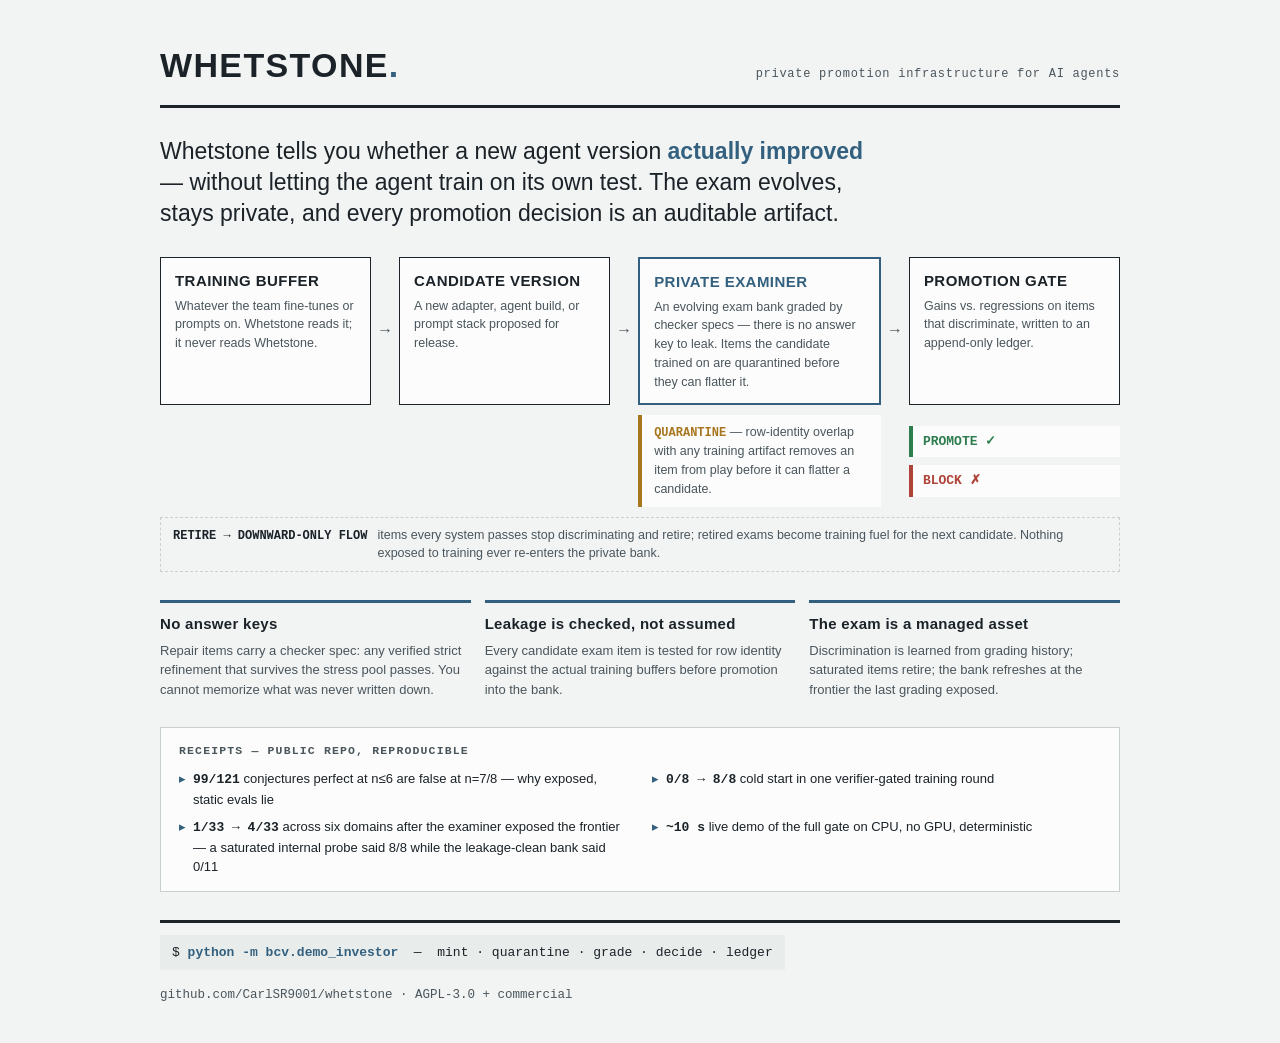
<file: docs/onepager.html>
<!doctype html>
<html lang="en">
<head>
<meta charset="utf-8">
<meta name="viewport" content="width=device-width, initial-scale=1">
<title>Whetstone — the private promotion gate for AI agents</title>
<style>
  :root {
    --paper: #F2F4F3;
    --ink: #1B2228;
    --ink-soft: #4A555C;
    --line: #C9D1CE;
    --accent: #33607F;
    --accent-ink: #FFFFFF;
    --pass: #2E7D4F;
    --block: #AF4339;
    --quarantine: #A8761F;
    --card: #FBFCFB;
    --mono-bg: #E8ECEA;
    --display: "Bahnschrift", "Archivo Narrow", "Arial Narrow", "Segoe UI", sans-serif;
    --body: "Segoe UI", "Helvetica Neue", Arial, sans-serif;
    --mono: "Cascadia Mono", Consolas, "SF Mono", Menlo, monospace;
  }
  @media (prefers-color-scheme: dark) {
    :root {
      --paper: #171C1F; --ink: #E4E9E7; --ink-soft: #9AA6A3; --line: #313B3F;
      --accent: #6FA3C4; --accent-ink: #10161A; --pass: #5CB984; --block: #DB7C6E;
      --quarantine: #D2A452; --card: #1E2529; --mono-bg: #10161A;
    }
  }
  :root[data-theme="dark"] {
    --paper: #171C1F; --ink: #E4E9E7; --ink-soft: #9AA6A3; --line: #313B3F;
    --accent: #6FA3C4; --accent-ink: #10161A; --pass: #5CB984; --block: #DB7C6E;
    --quarantine: #D2A452; --card: #1E2529; --mono-bg: #10161A;
  }
  :root[data-theme="light"] {
    --paper: #F2F4F3; --ink: #1B2228; --ink-soft: #4A555C; --line: #C9D1CE;
    --accent: #33607F; --accent-ink: #FFFFFF; --pass: #2E7D4F; --block: #AF4339;
    --quarantine: #A8761F; --card: #FBFCFB; --mono-bg: #E8ECEA;
  }
  * { box-sizing: border-box; margin: 0; }
  body {
    background: var(--paper); color: var(--ink);
    font-family: var(--body); font-size: 15px; line-height: 1.5;
    padding: 40px 24px;
  }
  .sheet { max-width: 960px; margin: 0 auto; display: flex; flex-direction: column; gap: 28px; }

  header { display: flex; align-items: baseline; justify-content: space-between; gap: 16px; flex-wrap: wrap;
           border-bottom: 3px solid var(--ink); padding-bottom: 14px; }
  .wordmark { font-family: var(--display); font-size: 34px; font-weight: 700; letter-spacing: 0.04em; }
  .wordmark span { color: var(--accent); }
  .kicker { font-family: var(--mono); font-size: 12px; color: var(--ink-soft); letter-spacing: 0.06em; }

  .thesis { font-family: var(--display); font-size: 23px; line-height: 1.35; font-weight: 400;
            max-width: 40em; text-wrap: balance; }
  .thesis strong { font-weight: 700; color: var(--accent); }

  .diagram { display: grid; grid-template-columns: 1fr 28px 1fr 28px 1.15fr 28px 1fr; gap: 10px 0;
             align-items: stretch; }
  .node { background: var(--card); border: 1.5px solid var(--ink); padding: 12px 14px; }
  .node h3 { font-family: var(--display); font-size: 15px; letter-spacing: 0.03em; text-transform: uppercase; }
  .node p { font-size: 12.5px; color: var(--ink-soft); margin-top: 4px; }
  .node.examiner { border-width: 2.5px; border-color: var(--accent); }
  .node.examiner h3 { color: var(--accent); }
  .arrow { display: flex; align-items: center; justify-content: center;
           font-family: var(--mono); font-size: 16px; color: var(--ink-soft); }
  .drop { grid-column: 1 / -1; display: grid; grid-template-columns: subgrid; }
  .verdicts { display: flex; flex-direction: column; gap: 8px; justify-content: center; }
  .verdict { font-family: var(--mono); font-size: 13px; font-weight: 700; padding: 6px 10px;
             border-left: 4px solid; background: var(--card); }
  .verdict.pass { border-color: var(--pass); color: var(--pass); }
  .verdict.block { border-color: var(--block); color: var(--block); }
  .branch { font-size: 12.5px; padding: 8px 12px; border-left: 4px solid var(--quarantine);
            background: var(--card); color: var(--ink-soft); }
  .branch b { color: var(--quarantine); font-family: var(--mono); font-size: 12px; }
  .under-examiner { grid-column: 5 / 6; }
  .under-gate { grid-column: 7 / 8; }
  .loop { grid-column: 1 / -1; font-size: 12.5px; color: var(--ink-soft); border: 1.5px dashed var(--line);
          padding: 8px 12px; display: flex; gap: 10px; align-items: baseline; }
  .loop b { font-family: var(--mono); font-size: 12px; color: var(--ink); white-space: nowrap; }

  .mechanisms { display: grid; grid-template-columns: repeat(3, 1fr); gap: 14px; }
  .mech { border-top: 3px solid var(--accent); padding-top: 10px; }
  .mech h4 { font-family: var(--display); font-size: 15px; letter-spacing: 0.02em; }
  .mech p { font-size: 13px; color: var(--ink-soft); margin-top: 5px; }

  .receipts { background: var(--card); border: 1.5px solid var(--line); padding: 14px 18px; }
  .receipts h4 { font-family: var(--mono); font-size: 11.5px; letter-spacing: 0.1em;
                 text-transform: uppercase; color: var(--ink-soft); margin-bottom: 10px; }
  .receipts ul { list-style: none; display: grid; grid-template-columns: repeat(2, 1fr); gap: 8px 24px; padding: 0; }
  .receipts li { font-size: 13px; padding-left: 14px; position: relative; }
  .receipts li::before { content: "▸"; position: absolute; left: 0; color: var(--accent); }
  .receipts b { font-family: var(--mono); font-variant-numeric: tabular-nums; }

  footer { display: flex; justify-content: space-between; align-items: center; gap: 16px; flex-wrap: wrap;
           border-top: 3px solid var(--ink); padding-top: 12px; }
  .cmd { font-family: var(--mono); font-size: 13px; background: var(--mono-bg); padding: 8px 12px;
         overflow-x: auto; white-space: nowrap; }
  .cmd b { color: var(--accent); font-weight: 700; }
  footer .repo { font-family: var(--mono); font-size: 12.5px; color: var(--ink-soft); }

  @media (max-width: 760px) {
    .diagram { grid-template-columns: 1fr; }
    .arrow { transform: rotate(90deg); padding: 2px 0; }
    .drop { grid-template-columns: 1fr; }
    .under-examiner, .under-gate { grid-column: auto; }
    .mechanisms, .receipts ul { grid-template-columns: 1fr; }
  }
</style>
</head>
<body>
<div class="sheet">
  <header>
    <div class="wordmark">WHETSTONE<span>.</span></div>
    <div class="kicker">private promotion infrastructure for AI agents</div>
  </header>

  <p class="thesis">Whetstone tells you whether a new agent version <strong>actually improved</strong> —
  without letting the agent train on its own test. The exam evolves, stays private,
  and every promotion decision is an auditable artifact.</p>

  <div class="diagram">
    <div class="node"><h3>Training buffer</h3><p>Whatever the team fine-tunes or prompts on. Whetstone reads it; it never reads Whetstone.</p></div>
    <div class="arrow">&#8594;</div>
    <div class="node"><h3>Candidate version</h3><p>A new adapter, agent build, or prompt stack proposed for release.</p></div>
    <div class="arrow">&#8594;</div>
    <div class="node examiner"><h3>Private examiner</h3><p>An evolving exam bank graded by checker specs — there is no answer key to leak. Items the candidate trained on are quarantined before they can flatter it.</p></div>
    <div class="arrow">&#8594;</div>
    <div class="node"><h3>Promotion gate</h3><p>Gains vs. regressions on items that discriminate, written to an append-only ledger.</p></div>

    <div class="drop">
      <div class="branch under-examiner"><b>QUARANTINE</b> &mdash; row-identity overlap with any training artifact removes an item from play before it can flatter a candidate.</div>
      <div class="verdicts under-gate">
        <div class="verdict pass">PROMOTE &#10003;</div>
        <div class="verdict block">BLOCK &#10007;</div>
      </div>
    </div>

    <div class="loop"><b>RETIRE &rarr; DOWNWARD-ONLY FLOW</b> items every system passes stop discriminating and retire; retired exams become training fuel for the next candidate. Nothing exposed to training ever re-enters the private bank.</div>
  </div>

  <div class="mechanisms">
    <div class="mech"><h4>No answer keys</h4>
      <p>Repair items carry a checker spec: any verified strict refinement that survives the stress pool passes. You cannot memorize what was never written down.</p></div>
    <div class="mech"><h4>Leakage is checked, not assumed</h4>
      <p>Every candidate exam item is tested for row identity against the actual training buffers before promotion into the bank.</p></div>
    <div class="mech"><h4>The exam is a managed asset</h4>
      <p>Discrimination is learned from grading history; saturated items retire; the bank refreshes at the frontier the last grading exposed.</p></div>
  </div>

  <div class="receipts">
    <h4>Receipts &mdash; public repo, reproducible</h4>
    <ul>
      <li><b>99/121</b> conjectures perfect at n&le;6 are false at n=7/8 — why exposed, static evals lie</li>
      <li><b>0/8 &rarr; 8/8</b> cold start in one verifier-gated training round</li>
      <li><b>1/33 &rarr; 4/33</b> across six domains after the examiner exposed the frontier — a saturated internal probe said 8/8 while the leakage-clean bank said 0/11</li>
      <li><b>~10 s</b> live demo of the full gate on CPU, no GPU, deterministic</li>
    </ul>
  </div>

  <footer>
    <div class="cmd">$ <b>python -m bcv.demo_investor</b> &nbsp;&mdash;&nbsp; mint &middot; quarantine &middot; grade &middot; decide &middot; ledger</div>
    <div class="repo">github.com/CarlSR9001/whetstone &middot; AGPL-3.0 + commercial</div>
  </footer>
</div>
</body>
</html>
</file>
